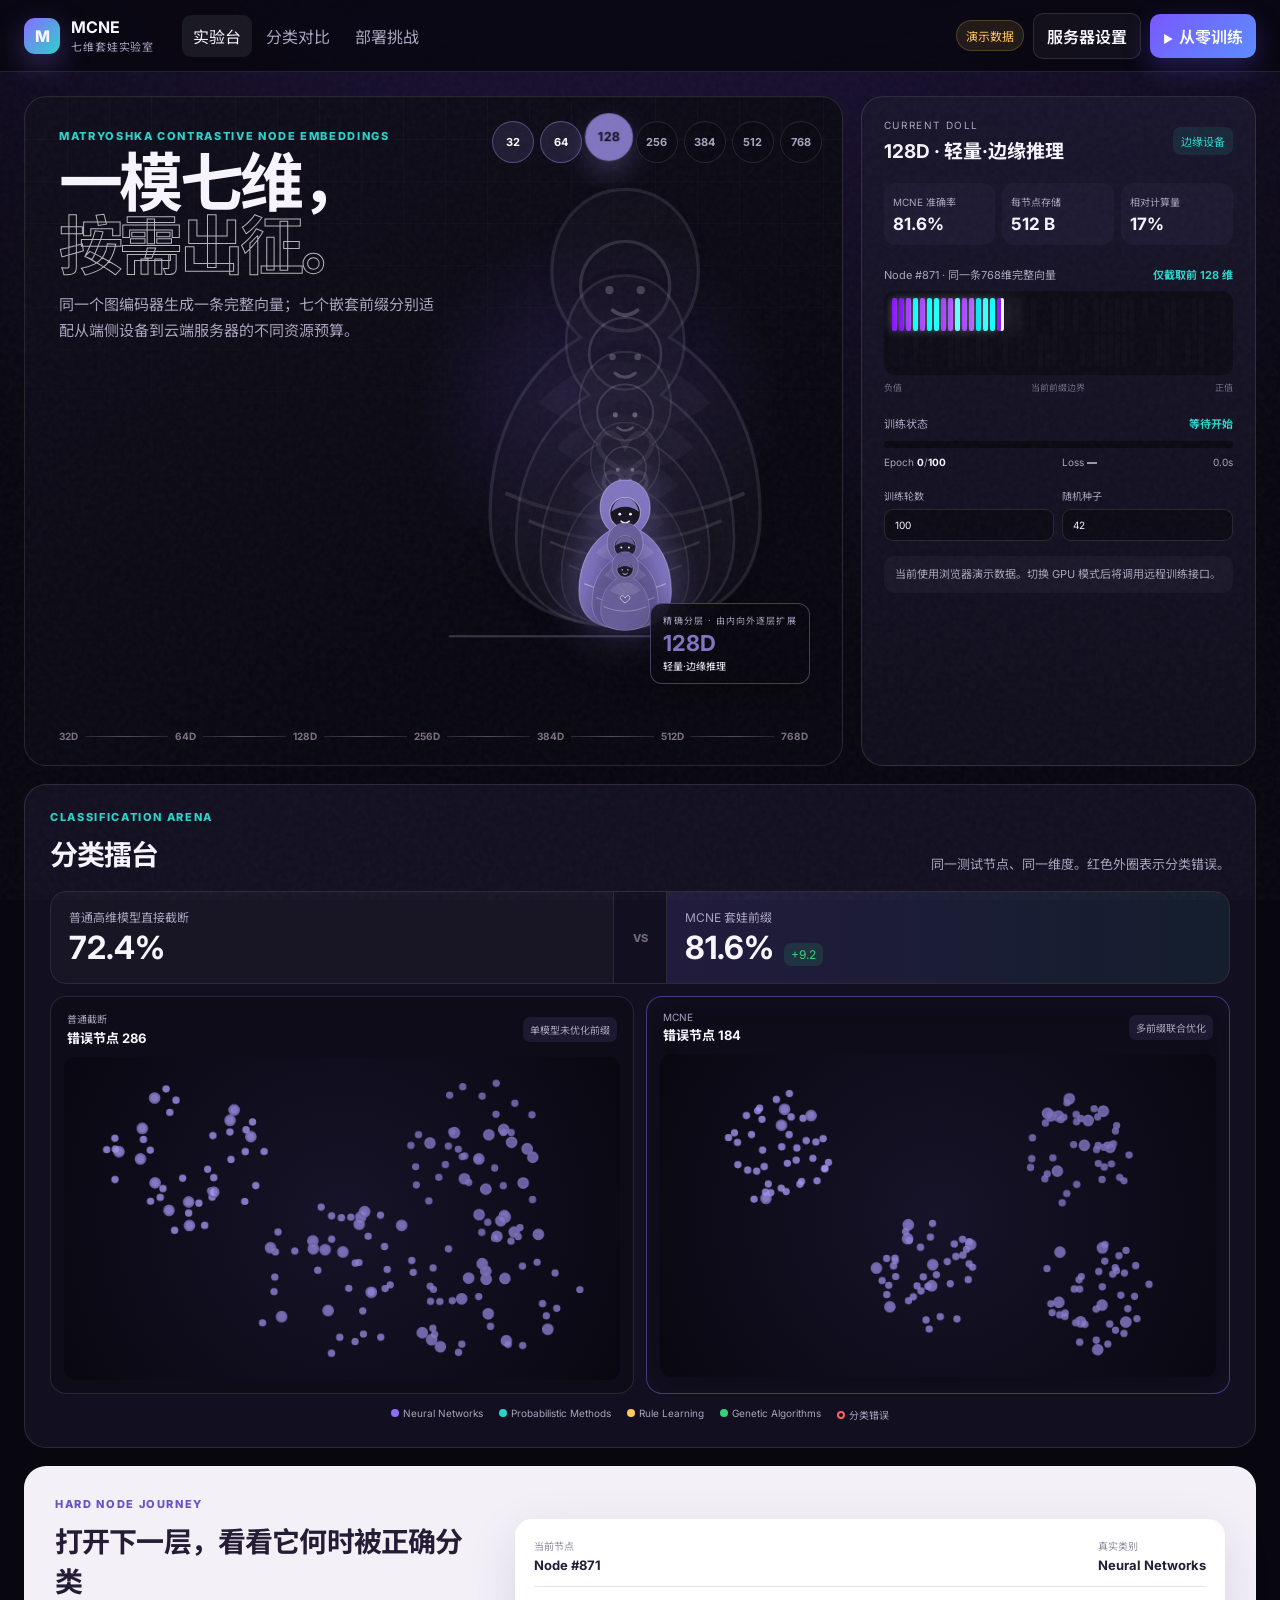
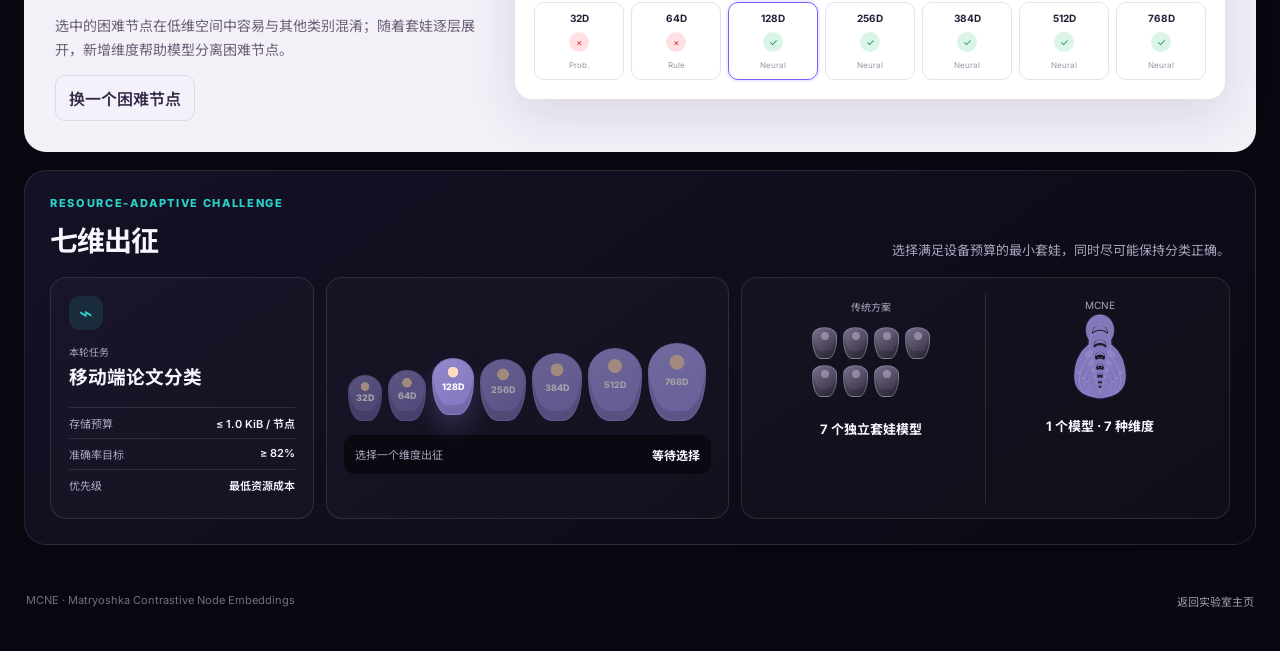
<file: mcne-demo/index.html>
<!doctype html>
<html lang="zh-CN">
<head>
  <meta charset="utf-8">
  <meta name="viewport" content="width=device-width, initial-scale=1">
  <meta name="description" content="MCNE 七维套娃交互演示：一个模型，七种嵌套节点表示维度。">
  <meta name="theme-color" content="#0a0914">
  <title>MCNE 七维套娃实验室</title>
  <link rel="icon" type="image/svg+xml" href="data:image/svg+xml,%3Csvg xmlns='http://www.w3.org/2000/svg' viewBox='0 0 64 64'%3E%3Crect width='64' height='64' rx='16' fill='%230a0914'/%3E%3Cpath d='M32 9c-7 0-12 6-12 13 0 4 2 7 4 9-6 4-10 10-10 17 0 5 4 8 9 8h18c5 0 9-3 9-8 0-7-4-13-10-17 2-2 4-5 4-9 0-7-5-13-12-13z' fill='%237d5cff'/%3E%3Ccircle cx='32' cy='23' r='7' fill='%23ffd6b5'/%3E%3Cpath d='M24 42h16M28 48h8' stroke='%23ffd166' stroke-width='3' stroke-linecap='round'/%3E%3C/svg%3E">
  <link rel="preconnect" href="https://fonts.googleapis.com">
  <link rel="preconnect" href="https://fonts.gstatic.com" crossorigin>
  <link href="https://fonts.googleapis.com/css2?family=Inter:wght@400;500;600;700;800&family=Noto+Sans+SC:wght@400;500;600;700;800&display=swap" rel="stylesheet">
  <link rel="stylesheet" href="styles.css">
</head>
<body>
  <div class="noise" aria-hidden="true"></div>
  <svg class="svg-definitions" aria-hidden="true" width="0" height="0">
    <defs>
      <symbol id="matryoshka-shape" viewBox="0 0 100 140">
        <path class="doll-shell" fill="currentColor" stroke="#e3ddff" stroke-opacity=".38" d="M50 3C36.8 3 27.5 14.2 27.5 28.2c0 8.2 3.3 15.1 8.8 20.3C19.1 58.9 8.5 78.2 8.5 103.1 8.5 126 23.5 137 50 137s41.5-11 41.5-33.9c0-24.9-10.6-44.2-27.8-54.6 5.5-5.2 8.8-12.1 8.8-20.3C72.5 14.2 63.2 3 50 3Z"/>
        <path class="doll-shawl" fill="#fff" fill-opacity=".11" d="M23.8 68.5c7.3-8.4 16-12.6 26.2-12.6s18.9 4.2 26.2 12.6c-6.5 5.8-15.2 9.2-26.2 9.2s-19.7-3.4-26.2-9.2Z"/>
        <circle class="doll-face" cx="50" cy="32.8" r="13.7" fill="#171321" stroke="#f0ebff" stroke-opacity=".5"/>
        <path class="doll-hair" fill="currentColor" d="M37.7 31.8c1.6-8.2 6.2-12.3 12.3-12.3s10.7 4.1 12.3 12.3c-3.9-3-8-4.5-12.3-4.5s-8.4 1.5-12.3 4.5Z"/>
        <circle class="doll-eye" cx="45.2" cy="34" r="1.25" fill="#fff"/><circle class="doll-eye" cx="54.8" cy="34" r="1.25" fill="#fff"/>
        <path class="doll-smile" d="M46.2 40.2c2.5 2 5.1 2 7.6 0" fill="none" stroke="#fff" stroke-width="1.2" stroke-linecap="round"/>
        <path class="doll-seam" d="M13.3 96.4c11.8 5.2 24 7.8 36.7 7.8s24.9-2.6 36.7-7.8" fill="none" stroke="#fff" stroke-opacity=".42" stroke-width="1.2"/>
        <path class="doll-flower" d="M50 82c2.2-5.3 7.7-5.3 8.2-1.1.4 3.1-2.8 5.7-8.2 9.4-5.4-3.7-8.6-6.3-8.2-9.4.5-4.2 6-4.2 8.2 1.1Z" fill="none" stroke="#fff" stroke-opacity=".68" stroke-width="1.5"/>
      </symbol>
    </defs>
  </svg>
  <header class="topbar">
    <a class="brand" href="./" aria-label="MCNE 七维套娃实验室首页">
      <span class="brand-mark">M</span>
      <span><strong>MCNE</strong><small>七维套娃实验室</small></span>
    </a>
    <nav aria-label="页面导航">
      <button class="nav-link active" data-target="lab">实验台</button>
      <button class="nav-link" data-target="arena">分类对比</button>
      <button class="nav-link" data-target="deploy">部署挑战</button>
    </nav>
    <div class="top-actions">
      <span id="mode-badge" class="mode-badge">演示数据</span>
      <button id="connection-button" class="ghost-button" type="button">服务器设置</button>
      <button id="train-button" class="primary-button" type="button"><span class="play-icon">▶</span><span>从零训练</span></button>
    </div>
  </header>

  <main>
    <section id="lab" class="hero-grid section-anchor">
      <div class="matryoshka-stage">
        <div class="stage-copy">
          <p class="eyebrow">MATRYOSHKA CONTRASTIVE NODE EMBEDDINGS</p>
          <h1>一模七维，<br><span>按需出征。</span></h1>
          <p>同一个图编码器生成一条完整向量；七个嵌套前缀分别适配从端侧设备到云端服务器的不同资源预算。</p>
        </div>
        <div id="hero-art-frame" class="hero-art-frame" aria-live="polite">
          <svg class="nested-doll-svg" viewBox="0 0 420 480" role="img" aria-labelledby="nested-doll-title nested-doll-desc">
            <title id="nested-doll-title">MCNE 七层嵌套向量套娃</title>
            <desc id="nested-doll-desc">每次选择更大的向量维度，都会从中心向外精确点亮一层套娃。</desc>
            <g class="matryoshka-layer" data-layer="6" data-dim="768"><use href="#matryoshka-shape" x="55" y="10" width="310" height="434"/></g>
            <g class="matryoshka-layer" data-layer="5" data-dim="512"><use href="#matryoshka-shape" x="85" y="94" width="250" height="350"/></g>
            <g class="matryoshka-layer" data-layer="4" data-dim="384"><use href="#matryoshka-shape" x="113" y="164" width="194" height="280"/></g>
            <g class="matryoshka-layer" data-layer="3" data-dim="256"><use href="#matryoshka-shape" x="137" y="234" width="146" height="210"/></g>
            <g class="matryoshka-layer" data-layer="2" data-dim="128"><use href="#matryoshka-shape" x="157" y="290" width="106" height="154"/></g>
            <g class="matryoshka-layer" data-layer="1" data-dim="64"><use href="#matryoshka-shape" x="172" y="332" width="76" height="112"/></g>
            <g class="matryoshka-layer" data-layer="0" data-dim="32"><use href="#matryoshka-shape" x="182" y="360" width="56" height="84"/></g>
            <path class="doll-ground" d="M43 445h334"/>
          </svg>
          <div class="active-layer-badge"><span>精确分层 · 由内向外逐层扩展</span><strong id="hero-layer-dim">128D</strong><em id="hero-layer-name">轻量·边缘推理</em></div>
        </div>
        <div class="dimension-orbit" id="dimension-orbit" aria-label="选择向量维度"></div>
        <div class="stage-foot">
          <span>32D</span><span class="nest-line"></span><span>64D</span><span class="nest-line"></span><span>128D</span><span class="nest-line"></span><span>256D</span><span class="nest-line"></span><span>384D</span><span class="nest-line"></span><span>512D</span><span class="nest-line"></span><span>768D</span>
        </div>
      </div>

      <aside class="control-panel" aria-label="训练与向量状态">
        <div class="panel-title-row">
          <div><p class="panel-kicker">CURRENT DOLL</p><h2 id="current-doll-title">128D · 轻量·边缘推理</h2></div>
          <span id="device-chip" class="device-chip">边缘设备</span>
        </div>

        <div class="metric-row">
          <div><span>MCNE 准确率</span><strong id="metric-accuracy">81.6%</strong></div>
          <div><span>每节点存储</span><strong id="metric-memory">512 B</strong></div>
          <div><span>相对计算量</span><strong id="metric-compute">17%</strong></div>
        </div>

        <div class="vector-section">
          <div class="section-label"><span id="vector-node-label">Node #871 · 同一条768维完整向量</span><strong id="vector-prefix-label">仅截取前128维</strong></div>
          <div id="vector-heatmap" class="vector-heatmap" aria-label="节点向量热力图"></div>
          <div class="vector-scale"><span>负值</span><span>当前前缀边界</span><span>正值</span></div>
        </div>

        <div class="training-section">
          <div class="section-label"><span>训练状态</span><strong id="training-status">等待开始</strong></div>
          <div class="progress-track"><span id="training-progress"></span></div>
          <div class="training-meta"><span>Epoch <b id="epoch-value">0</b>/<b id="epoch-total">100</b></span><span>Loss <b id="loss-value">—</b></span><span id="elapsed-value">0.0s</span></div>
        </div>

        <div class="parameter-grid">
          <label>训练轮数<input id="epochs-input" type="number" min="10" max="1000" step="10" value="100"></label>
          <label>随机种子<input id="seed-input" type="number" min="0" max="99999" value="42"></label>
        </div>
        <p id="status-message" class="status-message" role="status">当前使用浏览器演示数据。切换 GPU 模式后将调用远程训练接口。</p>
      </aside>
    </section>

    <section id="arena" class="arena section-anchor">
      <div class="section-heading">
        <div><p class="eyebrow">CLASSIFICATION ARENA</p><h2>分类擂台</h2></div>
        <p>同一测试节点、同一维度。红色外圈表示分类错误。</p>
      </div>
      <div class="score-banner">
        <div class="score-item baseline"><span>普通高维模型直接截断</span><strong id="baseline-score">72.4%</strong></div>
        <div class="versus">VS</div>
        <div class="score-item mcne"><span>MCNE 套娃前缀</span><strong id="mcne-score">81.6%</strong><em id="score-delta">+9.2</em></div>
      </div>
      <div class="plots-grid">
        <article class="plot-card">
          <div class="plot-card-head"><div><span>普通截断</span><strong id="baseline-error-count">错误节点 286</strong></div><span class="plot-tag">单模型未优化前缀</span></div>
          <canvas id="baseline-canvas" width="620" height="360" aria-label="普通截断节点分类散点图"></canvas>
        </article>
        <article class="plot-card featured">
          <div class="plot-card-head"><div><span>MCNE</span><strong id="mcne-error-count">错误节点 184</strong></div><span class="plot-tag">多前缀联合优化</span></div>
          <canvas id="mcne-canvas" width="620" height="360" aria-label="MCNE节点分类散点图"></canvas>
        </article>
      </div>
      <div class="legend"><span><i class="c1"></i>Neural Networks</span><span><i class="c2"></i>Probabilistic Methods</span><span><i class="c3"></i>Rule Learning</span><span><i class="c4"></i>Genetic Algorithms</span><span><i class="error"></i>分类错误</span></div>
    </section>

    <section class="node-inspector">
      <div class="inspector-copy">
        <p class="eyebrow">HARD NODE JOURNEY</p>
        <h2>打开下一层，看看它何时被正确分类</h2>
        <p>选中的困难节点在低维空间中容易与其他类别混淆；随着套娃逐层展开，新增维度帮助模型分离困难节点。</p>
        <button id="random-node-button" class="ghost-button light" type="button">换一个困难节点</button>
      </div>
      <div class="node-card">
        <div class="node-card-head"><div><span>当前节点</span><strong id="selected-node">Node #871</strong></div><div><span>真实类别</span><strong>Neural Networks</strong></div></div>
        <div id="prediction-journey" class="prediction-journey"></div>
      </div>
    </section>

    <section id="deploy" class="deployment section-anchor">
      <div class="section-heading">
        <div><p class="eyebrow">RESOURCE-ADAPTIVE CHALLENGE</p><h2>七维出征</h2></div>
        <p>选择满足设备预算的最小套娃，同时尽可能保持分类正确。</p>
      </div>
      <div class="challenge-grid">
        <div class="mission-card">
          <span class="mission-icon">⌁</span>
          <p>本轮任务</p>
          <h3>移动端论文分类</h3>
          <dl><div><dt>存储预算</dt><dd>≤ 1.0 KiB / 节点</dd></div><div><dt>准确率目标</dt><dd>≥ 82%</dd></div><div><dt>优先级</dt><dd>最低资源成本</dd></div></dl>
        </div>
        <div class="deployment-picker">
          <div id="deployment-dolls" class="deployment-dolls"></div>
          <div id="mission-result" class="mission-result"><span>选择一个维度出征</span><strong>等待选择</strong></div>
        </div>
        <div class="model-cabinet">
          <div class="cabinet-side"><span>传统方案</span><div class="model-boxes" aria-hidden="true"><i></i><i></i><i></i><i></i><i></i><i></i><i></i></div><strong>7 个独立套娃模型</strong></div>
          <div class="cabinet-divider"></div>
          <div class="cabinet-side mcne-side"><span>MCNE</span><svg class="cabinet-nested-svg" viewBox="0 0 420 480" role="img" aria-label="一个模型中的七层嵌套套娃"><g class="cabinet-layer"><use href="#matryoshka-shape" x="55" y="10" width="310" height="434"/></g><g class="cabinet-layer"><use href="#matryoshka-shape" x="85" y="94" width="250" height="350"/></g><g class="cabinet-layer"><use href="#matryoshka-shape" x="113" y="164" width="194" height="280"/></g><g class="cabinet-layer"><use href="#matryoshka-shape" x="137" y="234" width="146" height="210"/></g><g class="cabinet-layer"><use href="#matryoshka-shape" x="157" y="290" width="106" height="154"/></g><g class="cabinet-layer"><use href="#matryoshka-shape" x="172" y="332" width="76" height="112"/></g><g class="cabinet-layer"><use href="#matryoshka-shape" x="182" y="360" width="56" height="84"/></g></svg><strong>1 个模型 · 7 种维度</strong></div>
        </div>
      </div>
    </section>
  </main>

  <footer><span>MCNE · Matryoshka Contrastive Node Embeddings</span><a href="../">返回实验室主页</a></footer>

  <dialog id="connection-dialog">
    <form method="dialog" class="dialog-card">
      <div class="dialog-head"><div><p class="eyebrow">GPU CONNECTION</p><h2>训练服务器设置</h2></div><button value="cancel" aria-label="关闭">×</button></div>
      <p>这些信息只保存在当前浏览器会话中，不会提交到 GitHub。不要填写 SSH 密码。</p>
      <label class="switch-row"><span><strong>启用 GPU 后端</strong><small>false 时使用页面内演示数据</small></span><input id="gpu-toggle" type="checkbox" role="switch"></label>
      <label>API 地址<input id="api-url-input" type="url" placeholder="https://gpu.example.edu:8443"></label>
      <label>API 访问密钥<input id="api-key-input" type="password" placeholder="由服务器 MCNE_API_KEY 提供"></label>
      <div class="dialog-actions"><button value="cancel" class="ghost-button light">取消</button><button id="save-connection-button" value="default" class="primary-button">保存设置</button></div>
    </form>
  </dialog>

  <script src="config.js"></script>
  <script src="app.js"></script>
</body>
</html>
</file>
<file: mcne-demo/styles.css>
:root {
  --bg: #08070f;
  --bg-2: #0d0b18;
  --panel: rgba(20, 17, 35, .86);
  --panel-solid: #151225;
  --panel-soft: #1d1931;
  --line: rgba(255,255,255,.11);
  --text: #f8f5ff;
  --muted: #aaa3bd;
  --purple: #8b6cff;
  --cyan: #2bd2ca;
  --gold: #ffca5a;
  --green: #33d17a;
  --red: #ff5d70;
  --orange: #ff934b;
  --yellow: #f8ce46;
  --blue: #448cff;
  --radius: 22px;
  font-family: Inter, "Noto Sans SC", system-ui, sans-serif;
  color: var(--text);
  background: var(--bg);
}
* { box-sizing: border-box; }
html { scroll-behavior: smooth; background: var(--bg); }
body { margin: 0; min-width: 320px; background: radial-gradient(circle at 50% -20%, #25164a 0, transparent 40%), var(--bg); color: var(--text); }
button, input { font: inherit; }
button { cursor: pointer; }
.svg-definitions { position:absolute; width:0; height:0; overflow:hidden; }
.noise { position: fixed; inset: 0; pointer-events: none; opacity: .045; z-index: 10; background-image: url("data:image/svg+xml,%3Csvg viewBox='0 0 180 180' xmlns='http://www.w3.org/2000/svg'%3E%3Cfilter id='n'%3E%3CfeTurbulence type='fractalNoise' baseFrequency='.9' numOctaves='3' stitchTiles='stitch'/%3E%3C/filter%3E%3Crect width='100%25' height='100%25' filter='url(%23n)' opacity='.9'/%3E%3C/svg%3E"); }
.topbar { position: sticky; top: 0; z-index: 20; height: 72px; display: flex; align-items: center; gap: 28px; padding: 0 max(24px, calc((100vw - 1440px)/2)); border-bottom: 1px solid var(--line); background: rgba(8,7,15,.82); backdrop-filter: blur(20px); }
.brand { display: flex; align-items: center; gap: 11px; color: var(--text); text-decoration: none; white-space: nowrap; }
.brand-mark { width: 36px; height: 36px; display: grid; place-items: center; border-radius: 11px; background: linear-gradient(135deg, var(--purple), var(--cyan)); font-weight: 800; box-shadow: 0 10px 30px rgba(139,108,255,.35); }
.brand strong, .brand small { display: block; }
.brand small { margin-top: 1px; color: var(--muted); font-size: 11px; letter-spacing: .08em; }
nav { display: flex; gap: 3px; }
.nav-link { border: 0; color: var(--muted); background: transparent; padding: 9px 11px; border-radius: 9px; }
.nav-link:hover, .nav-link.active { color: var(--text); background: rgba(255,255,255,.07); }
.top-actions { margin-left: auto; display: flex; align-items: center; gap: 9px; }
.mode-badge { padding: 6px 9px; border-radius: 999px; background: rgba(255,202,90,.1); color: var(--gold); border: 1px solid rgba(255,202,90,.2); font-size: 12px; }
.ghost-button, .primary-button { border-radius: 10px; padding: 10px 13px; border: 1px solid var(--line); font-weight: 600; }
.ghost-button { background: rgba(255,255,255,.04); color: var(--text); }
.ghost-button:hover { background: rgba(255,255,255,.09); }
.ghost-button.light { background: #f4f1fa; border-color: #ded8e9; color: #332b48; }
.primary-button { border: 0; color: white; background: linear-gradient(135deg, #7958ff, #5c8dff); box-shadow: 0 10px 28px rgba(112,82,255,.28); }
.primary-button:hover { filter: brightness(1.08); transform: translateY(-1px); }
.primary-button:disabled { opacity: .55; cursor: not-allowed; transform: none; }
.play-icon { margin-right: 6px; font-size: 11px; }
main { max-width: 1440px; margin: 0 auto; padding: 24px; }
.section-anchor { scroll-margin-top: 90px; }
.hero-grid { display: grid; grid-template-columns: minmax(0,1.45fr) minmax(340px,.7fr); gap: 18px; min-height: 670px; }
.matryoshka-stage, .control-panel, .arena, .node-inspector, .deployment { border: 1px solid var(--line); border-radius: var(--radius); }
.matryoshka-stage { position: relative; min-height: 650px; overflow: hidden; background: radial-gradient(circle at 70% 46%, rgba(93,63,188,.26), transparent 27%), linear-gradient(145deg,#100d1c 0%,#090810 70%); }
.matryoshka-stage::before { content:""; position:absolute; inset:0; background: linear-gradient(rgba(255,255,255,.025) 1px,transparent 1px),linear-gradient(90deg,rgba(255,255,255,.025) 1px,transparent 1px); background-size:42px 42px; mask-image:linear-gradient(to bottom,black,transparent 80%); }
.stage-copy { position: absolute; left: 34px; top: 32px; width: 47%; z-index: 3; }
.eyebrow { margin: 0 0 9px; color: var(--cyan); font-size: 11px; font-weight: 800; letter-spacing: .15em; }
h1 { margin: 0; font-size: clamp(42px,5vw,78px); line-height: .98; letter-spacing: -.055em; }
h1 span { color: transparent; -webkit-text-stroke: 1px rgba(255,255,255,.7); }
.stage-copy > p:last-child { max-width: 440px; color: var(--muted); font-size: 15px; line-height: 1.7; }
.hero-art-frame { --layer-color:#8075c0; position:absolute; right:-4%; bottom:54px; width:min(61%,620px); height:82%; overflow:hidden; }
.nested-doll-svg { position:absolute; z-index:1; inset:1% 1% 7%; width:98%; height:92%; overflow:visible; }
.matryoshka-layer { color:#211d2e; opacity:.28; filter:drop-shadow(0 5px 8px rgba(0,0,0,.28)); transition:color .38s ease,opacity .38s ease,filter .38s ease; }
.matryoshka-layer.included { color:#665d98; opacity:.94; filter:drop-shadow(0 8px 12px rgba(0,0,0,.34)) drop-shadow(0 0 8px rgba(139,108,255,.14)); }
.matryoshka-layer.active { color:var(--layer-color); opacity:1; filter:drop-shadow(0 10px 16px rgba(0,0,0,.38)) drop-shadow(0 0 15px color-mix(in srgb,var(--layer-color) 62%,transparent)); animation:layer-ignite .45s cubic-bezier(.2,.8,.2,1); }
.doll-ground { fill:none; stroke:rgba(218,210,255,.22); stroke-width:2; stroke-linecap:round; }
@keyframes layer-ignite { 0% { opacity:.45; filter:drop-shadow(0 0 0 transparent); } 55% { opacity:1; filter:drop-shadow(0 0 25px color-mix(in srgb,var(--layer-color) 80%,transparent)); } }
.active-layer-badge { position:absolute; z-index:3; right:13%; bottom:5%; min-width:128px; padding:10px 12px; border:1px solid color-mix(in srgb,var(--layer-color) 48%,transparent); border-radius:12px; background:rgba(8,7,15,.78); backdrop-filter:blur(12px); box-shadow:0 12px 32px rgba(0,0,0,.25); }
.active-layer-badge span,.active-layer-badge strong,.active-layer-badge em { display:block; }.active-layer-badge span { color:var(--muted); font-size:9px; letter-spacing:.12em; }.active-layer-badge strong { margin-top:3px; color:var(--layer-color); font-size:22px; }.active-layer-badge em { margin-top:2px; color:var(--text); font-size:10px; font-style:normal; }
.dimension-orbit { position: absolute; z-index: 4; right: 20px; top: 24px; display: flex; gap: 6px; flex-wrap: wrap; justify-content: flex-end; max-width: 330px; }
.dimension-button { width: 42px; height: 42px; border: 1px solid var(--line); border-radius: 50%; color: var(--muted); background: rgba(10,9,20,.72); backdrop-filter: blur(10px); font-size: 11px; font-weight: 700; }
.dimension-button:hover { color: white; border-color: var(--dim-color); }
.dimension-button.included { color: white; background: color-mix(in srgb,var(--dim-color) 20%,rgba(10,9,20,.8)); border-color: color-mix(in srgb,var(--dim-color) 65%,transparent); }
.dimension-button.active { transform: translateY(-5px) scale(1.14); background: var(--dim-color); border-color: var(--dim-color); color: #100d1b; box-shadow: 0 10px 25px color-mix(in srgb,var(--dim-color) 35%,transparent); }
.stage-foot { position: absolute; left: 34px; right: 34px; bottom: 23px; display: flex; align-items: center; gap: 7px; color: #797185; font-size: 10px; font-weight: 700; }
.nest-line { height: 1px; flex: 1; background: linear-gradient(90deg,var(--line),rgba(255,255,255,.28),var(--line)); }
.control-panel { padding: 22px; background: linear-gradient(180deg,rgba(25,21,43,.97),rgba(16,14,28,.97)); }
.panel-title-row, .section-label, .training-meta { display:flex; justify-content:space-between; align-items:center; gap:10px; }
.panel-kicker { margin:0 0 5px; color:var(--muted); font-size:10px; letter-spacing:.16em; }
.panel-title-row h2 { margin:0; font-size:19px; }
.device-chip { padding:6px 8px; border-radius:8px; background:rgba(43,210,202,.1); color:var(--cyan); font-size:11px; white-space:nowrap; }
.metric-row { display:grid; grid-template-columns:repeat(3,1fr); gap:7px; margin-top:20px; }
.metric-row div { padding:11px 9px; border-radius:12px; background:var(--panel-soft); }
.metric-row span, .metric-row strong { display:block; }
.metric-row span { color:var(--muted); font-size:10px; }
.metric-row strong { margin-top:5px; font-size:17px; }
.vector-section, .training-section { margin-top:21px; }
.section-label { font-size:11px; }
.section-label span { color:var(--muted); }
.section-label strong { color:var(--cyan); }
.vector-heatmap { display:grid; grid-template-columns:repeat(48,1fr); gap:2px; height:84px; margin-top:9px; padding:8px; border-radius:11px; background:#0d0b17; overflow:hidden; }
.vector-cell { border-radius:2px; opacity:.08; filter:grayscale(.95) brightness(.35); transition:opacity .25s,transform .25s,filter .25s,box-shadow .25s; }
.vector-cell.enabled { opacity:1; filter:saturate(1.35) brightness(1.18); transform:translateY(-1px); box-shadow:0 0 8px color-mix(in srgb,currentColor 35%,transparent); }
.vector-cell.boundary { box-shadow:3px 0 0 #fff,8px 0 18px rgba(255,255,255,.42); }
.vector-scale { display:flex; justify-content:space-between; margin-top:6px; color:#726b82; font-size:9px; }
.progress-track { height:7px; margin-top:10px; border-radius:999px; background:#0a0911; overflow:hidden; }
.progress-track span { display:block; width:0; height:100%; background:linear-gradient(90deg,var(--purple),var(--cyan)); transition:width .25s; }
.training-meta { margin-top:8px; color:var(--muted); font-size:10px; }
.training-meta b { color:var(--text); }
.parameter-grid { display:grid; grid-template-columns:1fr 1fr; gap:8px; margin-top:20px; }
.parameter-grid label { color:var(--muted); font-size:10px; }
.parameter-grid input { width:100%; margin-top:6px; padding:9px 10px; border:1px solid var(--line); border-radius:9px; background:#0c0a14; color:var(--text); }
.status-message { margin:15px 0 0; padding:10px 11px; color:var(--muted); background:rgba(255,255,255,.035); border-radius:10px; font-size:11px; line-height:1.55; }
.arena { margin-top:18px; padding:25px; background:var(--panel); }
.section-heading { display:flex; justify-content:space-between; align-items:flex-end; gap:20px; }
.section-heading h2, .node-inspector h2, .dialog-card h2 { margin:0; font-size:28px; letter-spacing:-.03em; }
.section-heading > p { max-width:430px; margin:0; color:var(--muted); font-size:13px; text-align:right; }
.score-banner { display:grid; grid-template-columns:1fr 54px 1fr; align-items:stretch; margin-top:18px; border:1px solid var(--line); border-radius:16px; overflow:hidden; }
.score-item { padding:16px 18px; background:rgba(255,255,255,.025); }
.score-item span { display:block; color:var(--muted); font-size:12px; }
.score-item strong { display:inline-block; margin-top:3px; font-size:32px; }
.score-item.mcne { background:linear-gradient(90deg,rgba(139,108,255,.13),rgba(43,210,202,.08)); }
.score-item em { margin-left:10px; padding:4px 7px; border-radius:7px; background:rgba(51,209,122,.12); color:var(--green); font-size:12px; font-style:normal; }
.versus { display:grid; place-items:center; border-left:1px solid var(--line); border-right:1px solid var(--line); color:#70677f; font-size:11px; font-weight:800; }
.plots-grid { display:grid; grid-template-columns:1fr 1fr; gap:12px; margin-top:12px; }
.plot-card { padding:13px; border-radius:16px; background:#0e0c18; border:1px solid var(--line); }
.plot-card.featured { border-color:rgba(139,108,255,.45); box-shadow:inset 0 0 40px rgba(139,108,255,.05); }
.plot-card-head { display:flex; align-items:center; justify-content:space-between; gap:10px; padding:1px 3px 10px; }
.plot-card-head span, .plot-card-head strong { display:block; }
.plot-card-head span { color:var(--muted); font-size:10px; }
.plot-card-head strong { margin-top:2px; font-size:13px; }
.plot-card-head .plot-tag { padding:5px 7px; border-radius:7px; background:var(--panel-soft); }
canvas { display:block; width:100%; height:auto; border-radius:11px; background:radial-gradient(circle at 50% 50%,#171329,#090811); }
.legend { display:flex; justify-content:center; gap:16px; flex-wrap:wrap; margin-top:13px; color:var(--muted); font-size:10px; }
.legend i { width:8px; height:8px; display:inline-block; margin-right:4px; border-radius:50%; }
.legend .c1 { background:var(--purple); }.legend .c2 { background:var(--cyan); }.legend .c3 { background:var(--gold); }.legend .c4 { background:var(--green); }.legend .error { background:transparent; border:2px solid var(--red); }
.node-inspector { display:grid; grid-template-columns:.75fr 1.25fr; gap:34px; align-items:center; margin-top:18px; padding:30px; background:#f3f0f8; color:#241d35; }
.node-inspector .eyebrow { color:#6752c9; }
.inspector-copy > p:not(.eyebrow) { color:#696176; line-height:1.7; font-size:14px; }
.node-card { padding:19px; border-radius:17px; background:white; box-shadow:0 16px 50px rgba(53,37,80,.12); }
.node-card-head { display:flex; justify-content:space-between; gap:16px; padding-bottom:13px; border-bottom:1px solid #e8e3ee; }
.node-card-head span,.node-card-head strong { display:block; }.node-card-head span { color:#938b9d; font-size:10px; }.node-card-head strong { margin-top:4px; font-size:13px; }
.prediction-journey { display:grid; grid-template-columns:repeat(7,1fr); gap:7px; margin-top:15px; }
.prediction-step { min-width:0; text-align:center; padding:9px 4px; border:1px solid #e7e1ee; border-radius:10px; }
.prediction-step b,.prediction-step span,.prediction-step em { display:block; }.prediction-step b { font-size:10px; }.prediction-step span { margin:8px auto; width:20px; height:20px; display:grid; place-items:center; border-radius:50%; font-size:10px; }.prediction-step em { color:#9a93a4; font-size:8px; font-style:normal; white-space:nowrap; overflow:hidden; text-overflow:ellipsis; }
.prediction-step.correct span { background:#daf5e7; color:#198d57; }.prediction-step.wrong span { background:#ffe1e4; color:#d63e51; }.prediction-step.active { border-color:#7d5cff; box-shadow:0 0 0 2px rgba(125,92,255,.1); }
.deployment { margin-top:18px; padding:25px; background:linear-gradient(145deg,#151126,#0b0913); }
.challenge-grid { display:grid; grid-template-columns:.62fr .95fr 1.15fr; gap:12px; margin-top:18px; }
.mission-card,.deployment-picker,.model-cabinet { border-radius:16px; border:1px solid var(--line); background:rgba(255,255,255,.025); }
.mission-card { padding:18px; }.mission-icon { display:grid; place-items:center; width:34px; height:34px; border-radius:11px; background:rgba(43,210,202,.12); color:var(--cyan); font-size:23px; }.mission-card p { margin:14px 0 3px; color:var(--muted); font-size:10px; }.mission-card h3 { margin:0; }.mission-card dl { margin:18px 0 0; }.mission-card dl div { display:flex; justify-content:space-between; padding:7px 0; border-top:1px solid var(--line); font-size:11px; }.mission-card dt { color:var(--muted); }.mission-card dd { margin:0; font-weight:600; }
.deployment-picker { display:flex; flex-direction:column; justify-content:center; padding:17px; }.deployment-dolls { display:flex; justify-content:center; align-items:flex-end; gap:6px; min-height:98px; }.deploy-doll { --size:50px; width:var(--size); height:calc(var(--size) * 1.35); border:1px solid color-mix(in srgb,var(--doll-color) 60%,transparent); border-radius:50% 50% 38% 38% / 35% 35% 60% 60%; background:radial-gradient(circle at 50% 24%,#ffd9be 0 11%,transparent 12%),linear-gradient(150deg,color-mix(in srgb,var(--doll-color) 86%,white),var(--doll-color)); color:white; font-size:9px; font-weight:800; box-shadow:inset 0 -9px 0 rgba(0,0,0,.14); opacity:.6; transition:.2s; }.deploy-doll:hover,.deploy-doll.active { opacity:1; transform:translateY(-6px); box-shadow:inset 0 -9px 0 rgba(0,0,0,.12),0 12px 24px color-mix(in srgb,var(--doll-color) 28%,transparent); }.mission-result { margin-top:14px; padding:11px; border-radius:11px; background:#0a0810; display:flex; justify-content:space-between; gap:10px; }.mission-result span { color:var(--muted); font-size:11px; }.mission-result strong { font-size:12px; }.mission-result.success strong { color:var(--green); }.mission-result.warning strong { color:var(--gold); }.mission-result.failure strong { color:var(--red); }
.model-cabinet { display:grid; grid-template-columns:1fr 1px 1fr; align-items:stretch; padding:15px; }.cabinet-divider { background:var(--line); }.cabinet-side { text-align:center; padding:6px 13px; }.cabinet-side > span,.cabinet-side > strong { display:block; }.cabinet-side > span { color:var(--muted); font-size:10px; }.cabinet-side > strong { margin-top:10px; font-size:13px; }.model-boxes { display:grid; grid-template-columns:repeat(4,25px); gap:6px; justify-content:center; align-content:center; min-height:95px; }.model-boxes i { position:relative; width:25px; height:32px; border-radius:48% 48% 36% 36% / 30% 30% 64% 64%; background:linear-gradient(145deg,#77708b,#302a3d); border:1px solid rgba(186,177,207,.32); box-shadow:inset 0 -7px 0 rgba(0,0,0,.18); }.model-boxes i::before { content:""; position:absolute; left:50%; top:4px; width:8px; height:8px; transform:translateX(-50%); border-radius:50%; background:#b8aec7; opacity:.58; }.cabinet-nested-svg { display:block; width:92px; height:95px; margin:0 auto; overflow:visible; }.cabinet-layer { color:#8177ba; filter:drop-shadow(0 0 5px rgba(139,108,255,.32)); }
footer { max-width:1440px; margin:0 auto; padding:24px 26px 42px; display:flex; justify-content:space-between; color:#756e83; font-size:11px; }footer a { color:#a69db5; text-decoration:none; }
dialog { width:min(520px,calc(100vw - 30px)); padding:0; border:0; border-radius:20px; background:transparent; color:#282138; }dialog::backdrop { background:rgba(3,2,7,.76); backdrop-filter:blur(7px); }.dialog-card { padding:24px; background:#faf8fd; border-radius:20px; box-shadow:0 30px 90px rgba(0,0,0,.35); }.dialog-head { display:flex; justify-content:space-between; align-items:flex-start; }.dialog-head button { border:0; background:transparent; font-size:27px; color:#746c80; }.dialog-card > p { color:#716a7c; font-size:12px; line-height:1.6; }.dialog-card > label:not(.switch-row) { display:block; margin-top:14px; color:#6e6678; font-size:11px; }.dialog-card input[type="url"],.dialog-card input[type="password"] { width:100%; margin-top:6px; padding:11px 12px; border:1px solid #ddd6e5; border-radius:10px; background:white; color:#2b233a; }.switch-row { margin-top:17px; padding:12px; display:flex; align-items:center; justify-content:space-between; gap:15px; border-radius:12px; background:#f0ecf5; }.switch-row strong,.switch-row small { display:block; }.switch-row small { margin-top:3px; color:#8d8498; font-size:10px; }.switch-row input { width:20px; height:20px; }.dialog-actions { display:flex; justify-content:flex-end; gap:8px; margin-top:21px; }
@media (max-width:1100px) { .hero-grid { grid-template-columns:1fr; }.control-panel { display:grid; grid-template-columns:1fr 1fr; gap:0 20px; }.control-panel .panel-title-row,.control-panel .status-message { grid-column:1/-1; }.challenge-grid { grid-template-columns:1fr 1fr; }.model-cabinet { grid-column:1/-1; } }
@media (max-width:760px) { .topbar { padding:0 14px; height:64px; }.brand small,nav,.mode-badge,#connection-button { display:none; }.top-actions { margin-left:auto; }.primary-button { padding:9px 10px; }.hero-grid { min-height:0; }.matryoshka-stage { min-height:720px; }.stage-copy { left:20px; top:24px; width:calc(100% - 40px); }.stage-copy > p:last-child { max-width:100%; }.hero-art-frame { width:88%; right:6%; bottom:58px; height:62%; }.dimension-orbit { top:220px; left:16px; right:16px; justify-content:center; max-width:none; }.dimension-button { width:39px; height:39px; }.stage-foot { display:none; }.control-panel { display:block; }.plots-grid,.node-inspector,.challenge-grid { grid-template-columns:1fr; }.node-inspector { gap:20px; }.section-heading { display:block; }.section-heading > p { margin-top:7px; text-align:left; }.prediction-journey { grid-template-columns:repeat(4,1fr); }.score-banner { grid-template-columns:1fr 35px 1fr; }.score-item { padding:12px; }.score-item strong { font-size:24px; }.model-cabinet { grid-column:auto; }.plot-card-head .plot-tag { display:none; } }
@media (max-width:430px) { main { padding:10px; }.matryoshka-stage,.control-panel,.arena,.node-inspector,.deployment { border-radius:16px; }.matryoshka-stage { min-height:660px; }.hero-art-frame { width:100%; right:0; }.active-layer-badge { right:7%; }.metric-row { grid-template-columns:1fr; }.vector-heatmap { grid-template-columns:repeat(32,1fr); }.arena,.deployment,.node-inspector { padding:17px; }.score-banner { grid-template-columns:1fr; }.versus { height:32px; border:0; border-top:1px solid var(--line); border-bottom:1px solid var(--line); }.prediction-journey { grid-template-columns:repeat(3,1fr); }.model-cabinet { grid-template-columns:1fr; }.cabinet-divider { width:100%; height:1px; }footer { display:block; text-align:center; }footer a { display:block; margin-top:8px; } }
@media (prefers-reduced-motion:reduce) { html { scroll-behavior:auto; } * { transition:none!important; animation:none!important; } }
</file>
